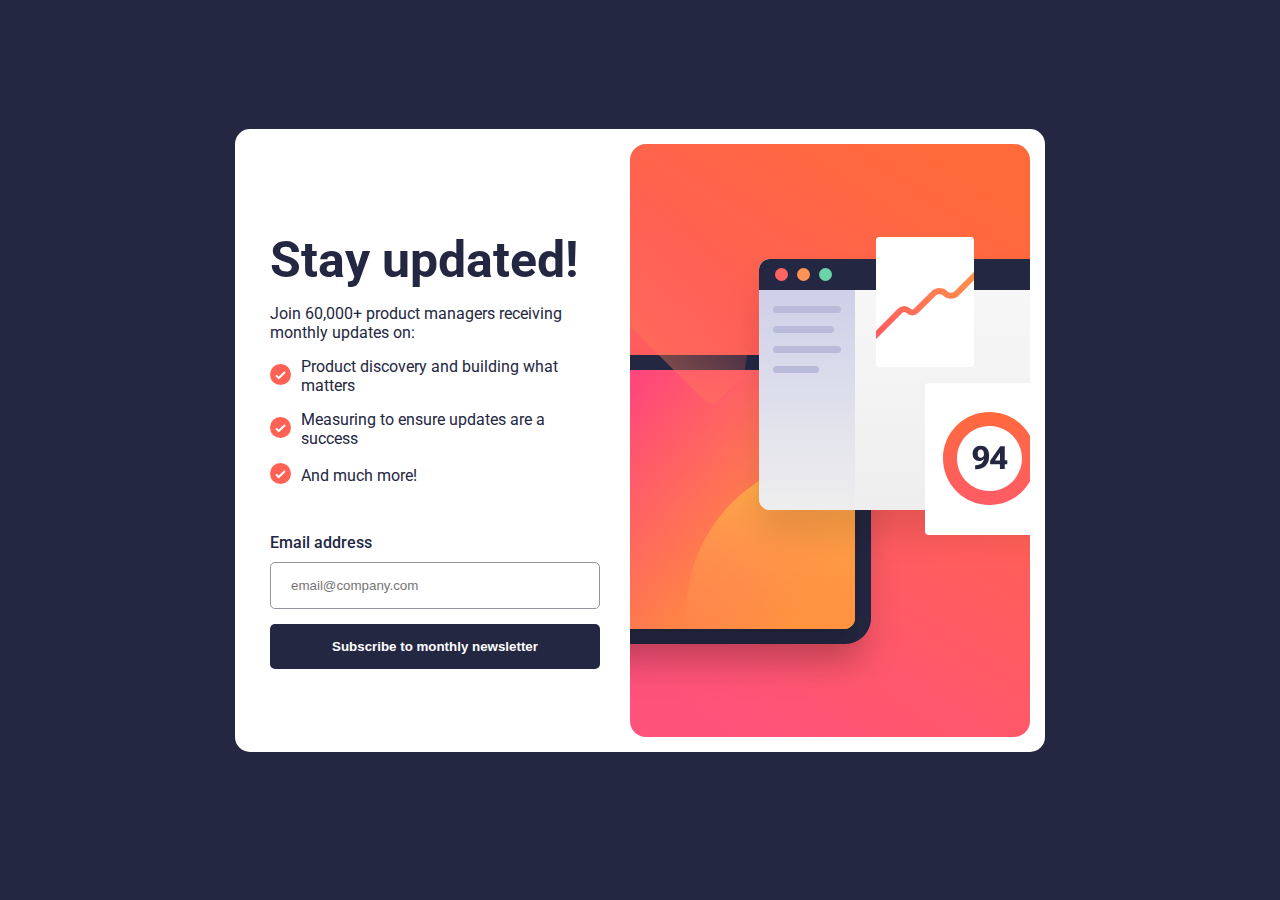
<file: index.html>
<!DOCTYPE html>
<html lang="en">

<head>
  <meta charset="UTF-8">
  <meta name="viewport" content="width=device-width, initial-scale=1.0">
  <!-- displays site properly based on user's device -->
  <link rel="preconnect" href="https://fonts.googleapis.com">
  <link rel="preconnect" href="https://fonts.gstatic.com" crossorigin>
  <link
    href="https://fonts.googleapis.com/css2?family=Roboto:ital,wght@0,100;0,300;0,400;0,500;0,700;0,900;1,100;1,300;1,400;1,500;1,700;1,900&display=swap"
    rel="stylesheet">
  <link rel="icon" type="image/png" sizes="32x32" href="./assets/images/favicon-32x32.png">
  <link rel="stylesheet" href="styles.css">
  <script src="script.js" type="module"></script>

  <title>Frontend Mentor | Newsletter sign-up form with success message</title>
</head>

<body>


  <main>
    <section class="hero"></section>
    <div class="main-content">
      <section class="content">
        <h1>Stay updated!</h1>
        <p>Join 60,000+ product managers receiving monthly updates on:</p>
        <ul>
          <li>
            Product discovery and building what matters
          </li>
          <li>
            Measuring to ensure updates are a success
          </li>
          <li>
            And much more!
          </li>
        </ul>
        <!-- Sign-up form start -->
        <form>
          <div class="email-validation">
            <label for="email">Email address</label>
            <span class="email-message"></span>
          </div>
          <input type="email" name="email" id="email" class="email" placeholder="email@company.com">
          <button type="submit" class="btn btn-subscribe">Subscribe to monthly newsletter</button>
        </form>
        <!-- Sign-up form end -->
      </section>
    </div>
    <!-- Success message start -->
    <section class="hide success-confirmation">
      <div class="success-icon-container">
        <img src="./assets/images/icon-success.svg" alt="success icon">
      </div>
      <div class="success-content">
        <h2>Thanks for subscribing!</h2>
        <p>A confirmation email has been sent to <span>ash@loremcompany.com.</span>
          Please open it and click the button inside to confirm your subscription.</p>
      </div>
      <button class="btn btn-dismiss">Dismiss message</button>
    </section>
    <!-- Success message end -->
  </main>
</body>

</html>
</file>
<file: styles.css>
:root {
  /* font colours */
  --fc-vermellion: #ff6257;
  --fc-gradient1: hsl(359, 100%, 68%);
  --fc-dark-slate-grey: hsl(234, 29%, 20%);
  --fc-charcoal-grey: hsl(235, 18%, 26%);
  --fc-grey: hsl(231, 7%, 60%);
  --fc-white: hsl(0, 0%, 100%);
  /* font family */
  --ff-primary: "Roboto", sans-serif;
}

* {
  padding: 0;
  margin: 0;
  box-sizing: border-box;
}

html {
  font-size: 62.5%;
  font-family: var(--ff-primary);
  color: var(--fc-dark-slate-grey);
}

body {
  display: grid;
  place-content: center;
  background-color: var(--fc-dark-slate-grey);
  font-size: 1.6rem;
  font-weight: 500;
  min-height: 100vh;
}

img {
  width: 100%;
}

main {
  width: 100%;
  max-width: 47 5px;
  margin-bottom: 2rem;
  background-color: white;
  padding-bottom: 2rem;
}

p,
li {
  font-weight: 400;
}

.hero {
  height: 284px;
  background-image: url(./assets/images/illustration-sign-up-mobile.svg);
  background-repeat: no-repeat;
  object-fit: cover;
}

.main-content {
  max-width: 370px;
  display: flex;
  align-items: center;
}

.content,
.success-confirmation {
  padding: 0 2rem;
  margin-top: 2rem;
}

.content,
.content ul,
.success-confirmation,
.success-content {
  display: grid;
  gap: 1.5rem;
}

.content li {
  list-style-type: none;
  display: flex;
  align-items: center;
  gap: 1rem;
}

.content li::before {
  content: url(./assets/images/icon-list.svg);
}

/* form */

form {
  margin-top: 1.5rem;
}

.email {
  display: block;
  margin-bottom: 1.5rem;
  outline: none;
  border: 1px solid var(--fc-grey);
}

.email-error {
  border: 1px solid var(--fc-vermellion);
  color: var(--fc-vermellion);
  background-color: #ffe8e6;
}

.email-validation {
  display: flex;
  justify-content: space-between;
  margin-bottom: 1rem;
}

input,
.btn {
  width: 100%;
  padding: 1.5rem 2rem;
  border-radius: 5px;
}

.btn {
  background-color: var(--fc-dark-slate-grey);
  color: white;
  font-weight: bold;
  border: none;
}

.btn:hover {
  background-image: linear-gradient(
    to right,
    var(--fc-vermellion),
    var(--fc-gradient1)
  );
  box-shadow: 2px 5px 15px rgba(255, 98, 87, 0.5);
}

.hide {
  display: none;
}

/* success confirmation */
.success-confirmation {
  margin-top: 12rem;
  max-width: 400px;
}

.success-icon-container {
  width: 6rem;
}

.success-content div,
.success-content h2 {
  padding: 1rem 0;
}

.success-content h2 {
  font-size: 4rem;
}

.success-content span {
  font-weight: bold;
}

.success-content {
  margin-bottom: 12rem;
}

@media (min-width: 750px) {
  main {
    display: flex;
    max-width: 850px;
    padding: 1.5rem;
    gap: 1rem;
    border-radius: 15px;
  }

  h1 {
    font-size: 5rem;
  }

  form {
    margin-top: 3rem;
  }

  .hero {
    order: 2;
    flex-grow: 1;
    width: 400px;
    height: 593px;
    background-image: url(./assets/images/illustration-sign-up-desktop.svg);
  }

  .content {
    flex-basis: 370px;
  }

  /* success content */
  .success-content {
    margin-bottom: 2rem;
  }

  .success-confirmation {
    margin-top: 2rem;
  }

  .btn-dismiss {
    margin-bottom: 2rem;
  }
}
</file>
